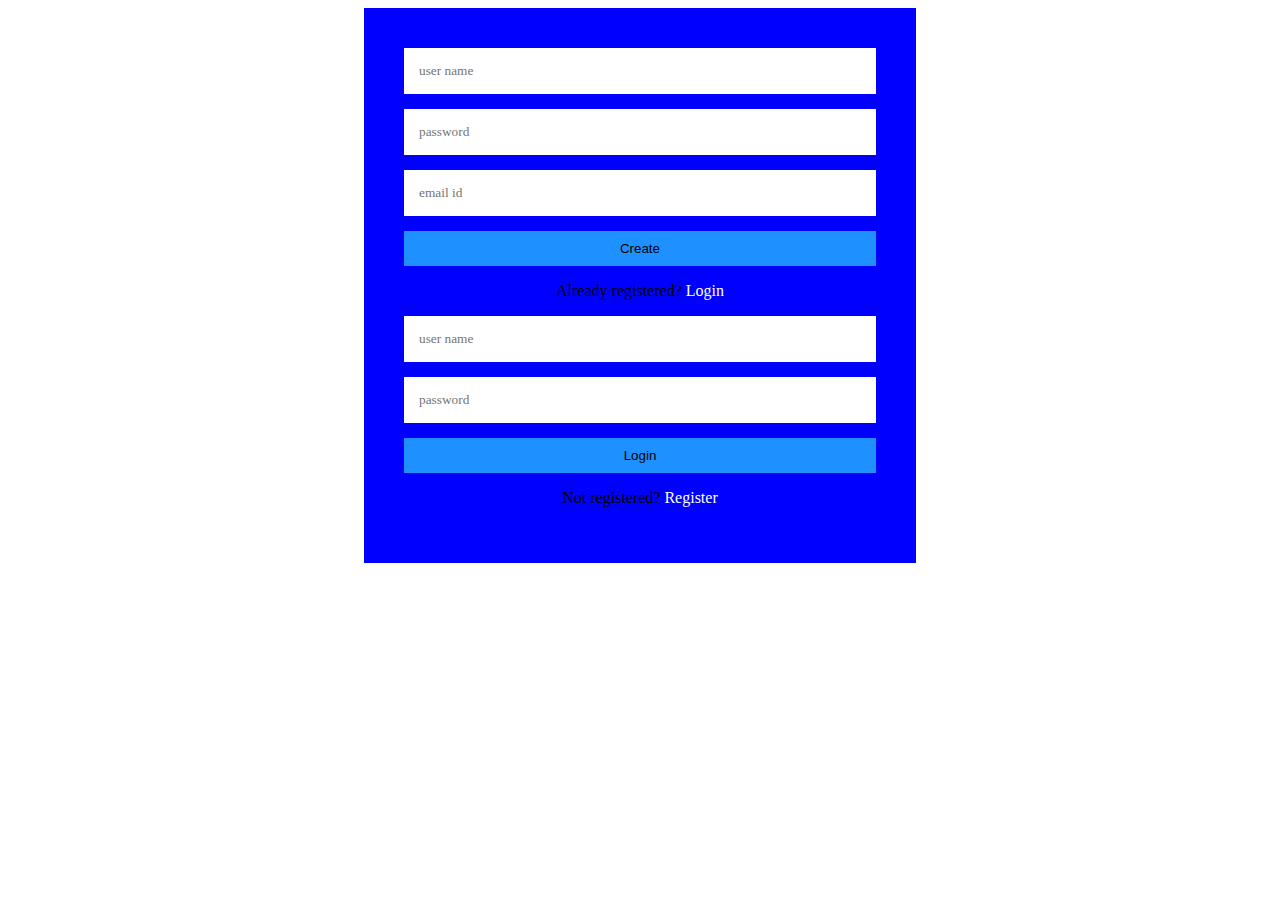
<file: index.html>
<!DOCTYPE html>
<html lang="en">

<head>
    <meta charset="UTF-8">
    <link rel="stylesheet" href="style.css">
    <title>Document</title>
</head>

<body>
    <div class="login">
       <div class="form">
        <form class="register-form">
            <input type="text" placeholder="user name">
            <input type="text" placeholder="password">
            <input type="text" placeholder="email id">
            <button> Create </button>
            <p class="message"> Already registered? <a href="#"> Login</a></p>
        </form>
        
                <form class="login-form">
            <input type="text" placeholder="user name">
            <input type="text" placeholder="password">
            <button> Login </button>
            <p class="message"> Not registered? <a href="#">Register</a></p>
        </form>
        
         </div>

    </div>


<script src="https://code.jquery.com/jquery-3.3.1.min.js"></script>
<script src="script.js"></script>

</body>

</html>
</file>
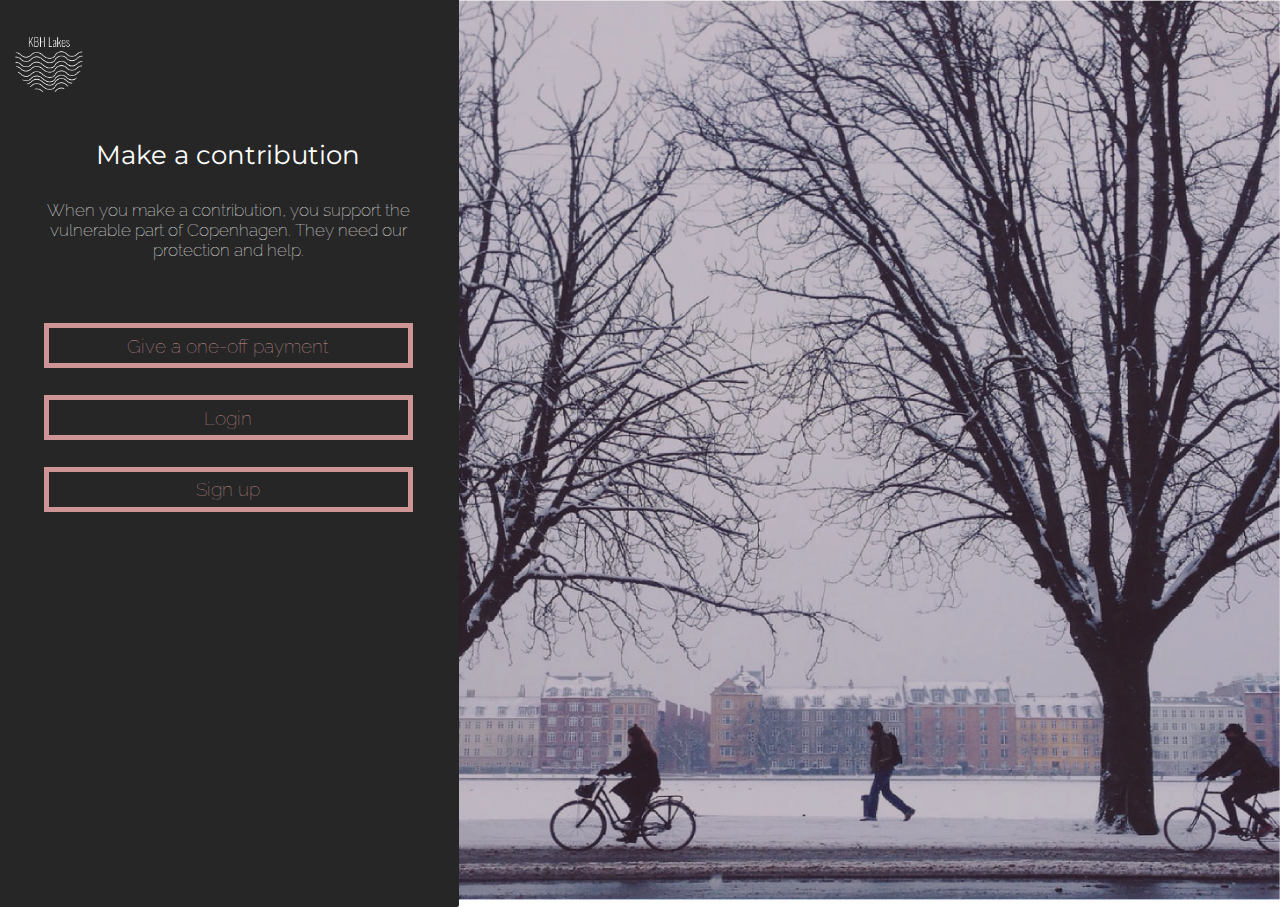
<file: donation_system.html>
<!DOCTYPE html>
<html lang="en">

<head>
	<meta charset="UTF-8">
	<link rel="stylesheet" href="style.css">
	<link href="https://fonts.googleapis.com/css?family=Montserrat:700|Noto+Serif+SC|Raleway" rel="stylesheet">
	<title>Document</title>
</head>

<body class="donation_system">
	<div class="step_1">
		<div class="container">
			<img src="images/logo_white.png" alt="logo">
			<h3> Make a contribution </h3>
			<p>When you make a contribution, you support the vulnerable part of Copenhagen. They need our protection and help.</p>
			<button type="button" class="button_one_payment">Give a one-off payment</button>
			<button type="button"> Login </button>
			<button type="button"> Sign up</button>
		</div>
		<div class="donation_img">
			<img src="images/login_bg_img.png" class="stretch" alt="lakes" />
		</div>
	</div>
	<div class="container_one_payment" style="display: none">
		<div class="nav">
			<img src="images/logo_white.png" alt="logo">
			<p> Give a one-off payment now</p>
		</div>
		<h3> I want to donate</h3>
		<h4> Step 1. Choose the amount</h4>
		<div class="donation_amount">
			<label><input type="radio" name="month_type" value="donation_type_month"> Fixed monthly membership fee</label>

			<label><input type="radio" name="single_type" value="donation_type_single"> It's a single contribution</label>
			<div class="enter_amount">
				<img src="images/donate.png" alt="donate">
				<input type="text" name="amount" placeholder="enter emount" required>
				<p> dkk</p>

			</div>
		</div>
		<h4> Step 2. Choose the payment method</h4>
		<div class="card_details"> 
		 <label><input type="radio" name="sub_type" value="Credit Card"> Credit Card</label>
                    <div class="card_visa">
                        <img src="images/maestro.png">
                         <img src="images/mastercard.png">
                         <img src="images/visa.png">
                         <img src="images/visa2.png">
                    </div>
		</div>
                      <div class="card_details">  
                    <label><input type="radio" name="sub_type" value="Credit Card"> Mobile Pay</label>
                    <div class="card">
                        <img src="images/mobile_pay.png">
                    </div>
                    </div>
<button type="button"> Donate</button>
	</div>

	<script src="https://code.jquery.com/jquery-3.3.1.min.js"></script>
	<script src="donation_login.js"></script>

</body>
</html
</file>
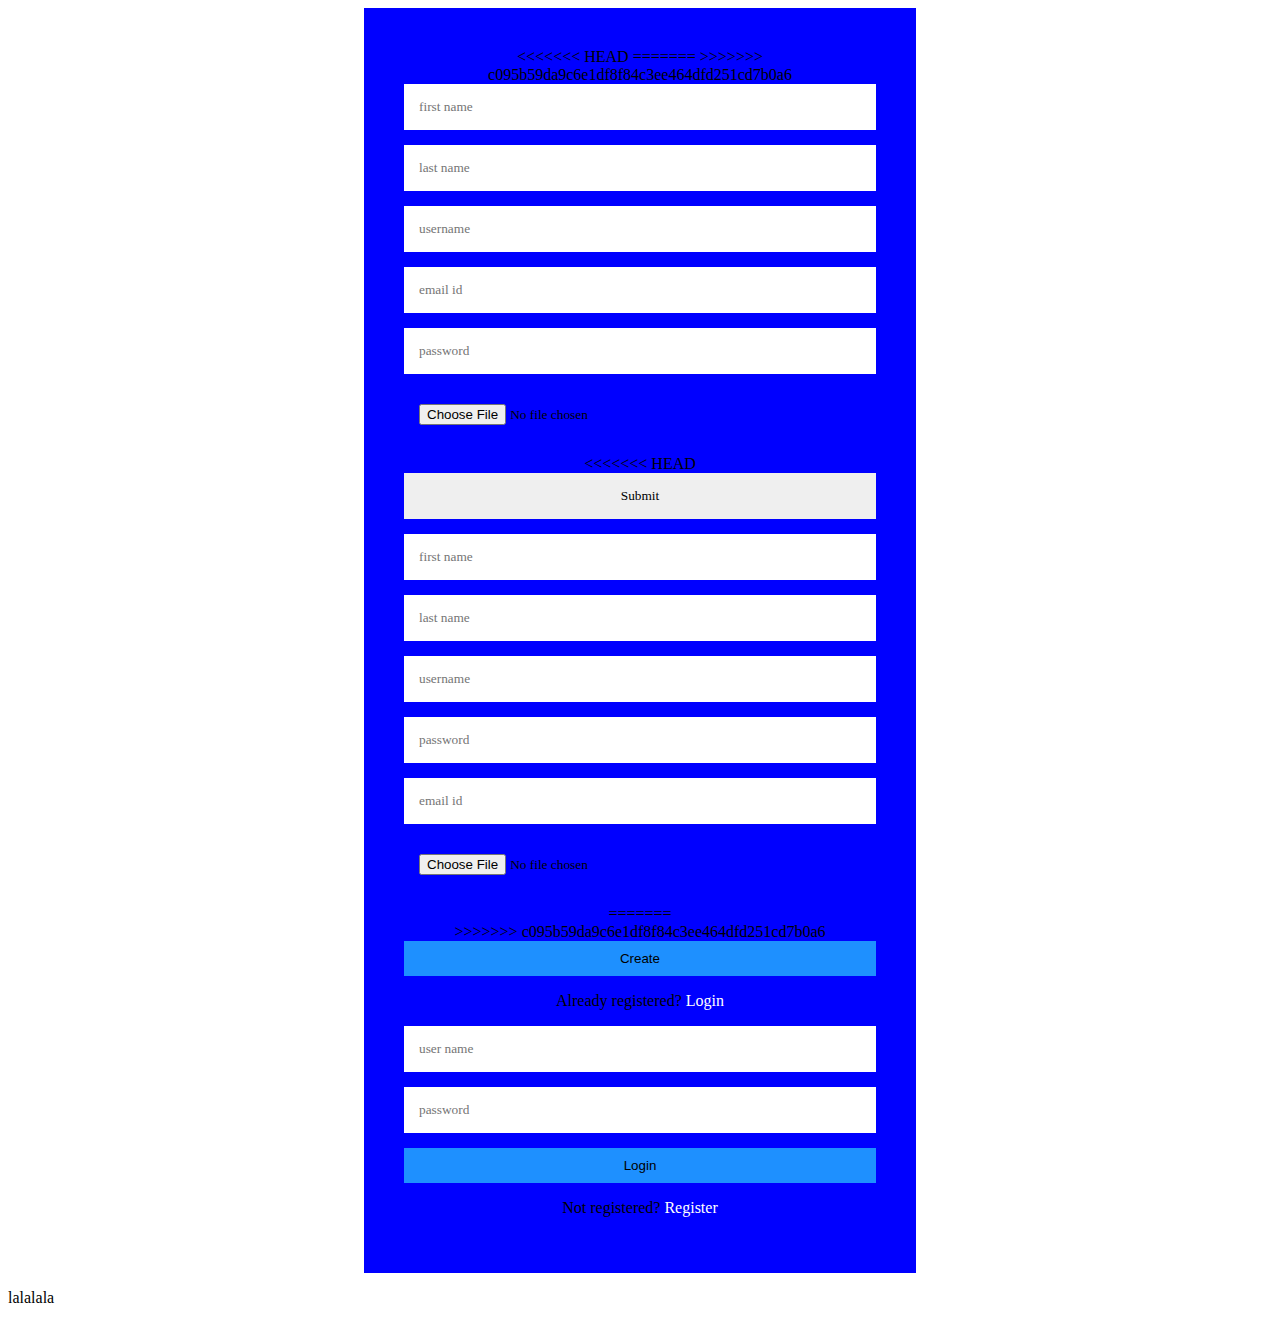
<file: login.html>
<!DOCTYPE html>
<html lang="en">

<head>
    <meta charset="UTF-8">
    <link rel="stylesheet" href="style.css">
    <title>Document</title>
</head>

<body>
    <div class="login">
        <div class="form">
            <form class="register-form">
<<<<<<< HEAD

=======
>>>>>>> c095b59da9c6e1df8f84c3ee464dfd251cd7b0a6
                <input id="firstname" name="FName" value="" type="text" placeholder="first name" required>
                <input id="lastname" name="LName" value="" type="text" placeholder="last name" required>
                <input id="username" name="username" value="" type="text" placeholder="username" required>
                <input type="text" name="email" value="" placeholder="email id" required>
                <input id="pw" name="password" value="" type="password" placeholder="password" required>
                 <input type="file" name="pic" accept="image/*">
<<<<<<< HEAD
  				<input type="submit">

                <input id="firstname" name="FName" value="" type="text" placeholder="first name">
                <input id="lastname" name="LName" value="" type="text" placeholder="last name">
                <input id="username" name="username" value="" type="text" placeholder="username">
                <input id="pw" name="password" value="" type="password" placeholder="password">
                <input type="text" name="email" value="" placeholder="email id">
                <input type="file" name="pic" accept="image/*">
=======
                 <div class="wrong_username"></div>
>>>>>>> c095b59da9c6e1df8f84c3ee464dfd251cd7b0a6
                <button id='registerbutton' onClick="addNewUser()"> Create </button>
                <p class="message"> Already registered? <a href="#"> Login</a></p>
            </form>

            <form class="login-form">
                <input id="user_name" type="text" name='username' placeholder="user name" required>
                <input id="user_pw" type="password" name='password' placeholder="password" required>
                <div class="wrong_data"></div>
                <button id='loginbutton'> Login </button>
                <p class="message"> Not registered? <a href="#">Register</a></p>
            </form>

        </div>

    </div>


    <ul id="statuslist"></ul>

    <ul id="userlist"></ul>

    <template id="userinfo">
        <li data-id="userid">
            <span data-username="name">NAME</span>
            <span data-password="password">password</span>

        </li>
    </template>

    <p> lalalala</p>




    <script src="https://code.jquery.com/jquery-3.3.1.min.js"></script>
    <!--<script src="script.js"></script>-->
    <script src="login.js"></script>
    <script src="Userlist.js"></script>
    <script src="registration.js"></script>

</body>

</html>
</file>
<file: style.css>
<<<<<<< HEAD
/* Donation system */

.donation_img {
	width: 100%;
	height: 100%;
	position: fixed;
	right: 0px;
	top: 0px;
	z-index: -1;
}

.stretch {
	width: 100%;
	height: 100%;
}

.container,
.container_one_payment {
	width: 80vw;
	height: auto;
	background-color: #262626;
	border-radius: 2px;
	margin-top: 10vh;
	margin-left: 10vw;
	position: absolute;
	z-index: 2;
	padding-bottom: 3vw;
}

.container img,
.container_one_payment img {
	width: 22vw;
	height: auto;
	padding-top: 5vw;
}

.container h3,
.container_one_payment h3 {
	font-family: "Montserrat", "sans-serif";
	color: white;
	font-weight: 400;
	font-size: 5vw;
	text-align: center;
	height: 1vh;
}

.container p,
.container_one_payment p {
	font-family: "Raleway", "sans-serif";
	color: white;
	font-size: 3.5vw;
	font-weight: 100;
	text-align: center;
	width: 80%;
	margin: 0 auto;
	margin-bottom: 5vh;
}

.container button,
.container_one_payment button {
	border: 5px solid #CE9596;
	background-color: #262626;
	width: 80%;
	font-family: "Raleway", "sans-serif";
	color: #CE9596;
	font-size: 5vw;
	font-weight: 100;
	margin-bottom: 3vh;
	text-align: center;
	margin-left: 10%;
	cursor: pointer;
}

.container button:hover,
.container_one_payment button:hover {
	background-color: #CE9596;
	width: 80%;
	font-family: "Raleway", "sans-serif";
	font-size: 5vw;
	font-weight: 100;
	margin-bottom: 3vh;
	color: white;
	text-align: center;
	margin-left: 10%;
	cursor: pointer;
	transition: 0.8s;
}

.container_one_payment .nav {
	display: grid;
	grid-template-columns: 20% 80%;
}

.container_one_payment p {
	color: #CE9596;
	text-decoration: underline;
	padding-top: 3vh;
}

.container_one_payment h4 {
	color: #CE9596;
	text-decoration: underline;
	padding-top: 3vh;
	font-family: "Raleway", "sans-serif";
	font-size: 4vw;
	font-weight: 100;
	text-align: center;
	width: 80%;
	margin: 0 auto;
	margin-bottom: 5vh;
}

..container_one_payment .donation_amount {
	display: grid;
	grid-template-columns: 1fr;
	width: 100%;
}

.container_one_payment label {
	background-color: #CE9596;
	border-radius: 20px;
	width: 100%;
	cursor: pointer;
	color: white;
	font-family: "Raleway", "sans-serif";
	font-size: 3vw;
	font-weight: 100;
	padding: 7px;
	margin-left: 15%;
	text-align: center;
	margin-right: 10vw;

}

.container_one_payment label input {
	margin-bottom: 4vh;
}

.container_one_payment .donation_amount .enter_amount {
	display: grid;
	grid-template-columns: 1fr 1fr 1fr;
	width: 80%;
	height: 5vh;
	align-items: end;
	margin: 0 auto;
	margin-bottom: 4vh;

}

.container_one_payment .donation_amount .enter_amount img {
	width: 8vw;


}

.container_one_payment .donation_amount .enter_amount input {
	background-color: #262626;
	border: 0;
	border-bottom: 2px solid white;
	padding: 0.2em;
	text-align: center;
	margin: 0 auto;
	 transition: border-bottom .35s ease-in-out;
	color: white;
}

.container_one_payment .donation_amount .enter_amount input:focus {
	border-bottom: 2px solid #CE9596;
	color: #CE9596;
	
}

.container_one_payment .donation_amount .enter_amount label:focus {
	border-bottom: 2px solid #CE9596;
	color: white;
}

.container_one_payment .donation_amount .enter_amount p {
	font-family: "Raleway", "sans-serif";
	color: white;
	font-size: 3.5vw;
	font-weight: 100;
	text-decoration: none;
	align-self: end;
	justify-self: start;
	margin-bottom: 0;

}

.container_one_payment .card_details {
	background: rgba(255, 255, 255, 0.3);
	border-radius: 20px;
	display: grid;
	grid-template-columns: 40% 55%;
	cursor: pointer;
	width: 80%;
	align-items: end;
	margin: 0 auto;
	margin-bottom: 3vh;

}

.container_one_payment .card_details label {
	font-family: "Raleway", sans-serif;
	font-weight: 100;
	font-size: 3vw;
	padding: 3px;
	cursor: pointer;
	background: rgba(255, 255, 255, 0.0);





}

.container_one_payment .card_details .card_visa {
	align-items: end;
	place-self: center;
	justify-self: end;
	display: grid;
	grid-template-columns: 1fr 1fr 1fr 1fr;



}

.container_one_payment .card_details .card_visa img {
	padding-top: 0;
	width: 20px;
	height: auto;
	padding-right: 2px;
	align-items: end;
	place-self: center;
	justify-self: end;

}

.container_one_payment .card_details .card {
	align-items: end;
	place-self: center;
	justify-self: end;
}

.container_one_payment .card_details .card img {
	width: 20px;
	height: auto;
}





@media screen and (min-width: 650px) {

.container_one_payment .donation_amount .enter_amount {
	
	margin-bottom: 6vh;

}


@media screen and (min-width: 720px) {

	/* Donation system step 1*/
	.step_1 {
		display: grid;
		grid-template-columns: 1fr 1fr;

	}

	.donation_img {
		width: 66%;
		height: 100%;
		position: fixed;
		right: 0px;
		top: 0px;
		z-index: -1;
	}

	.stretch {
		width: 100%;
		height: 100%;
	}

	.container {
		width: 36%;
		height: 101%;
		margin-top: -10px;
		margin-left: -10px;
		padding-bottom: 0;
	}
	
	.container_one_payment {
		width: 36%;
		height: auto;
		margin-top: -10px;
		margin-left: -10px;
		padding-bottom: 10px;
	}

	.container img,
	.container_one_payment .nav img {
		width: 10vw;
		height: auto;
		padding-top: 3vw;
	}

.container img,
	.container_one_payment .nav p{
		font-size: 1.5vw;
	}
	.container h3,
	.container_one_payment h3 {
		font-size: 2.5vw;
		text-align: center;
		height: 4vh;
	}

	.container p,
	.container_one_payment p {
		font-size: 2vw;
		width: 80%;
		margin: 0 auto;
		margin-bottom: 7vh;
	}

	.container button,
	.container_one_payment button {
		font-size: 2vw;
		padding: 0.5vw;
	}


	.container button:hover,
	.container_one_payment button:hover {
		font-size: 2vw;
	}


.container_one_payment h4 {
	font-size: 2.5vw;
	
}


.container_one_payment label {

	font-size: 1.5vw;
	padding: 6px;
	text-align: center;
	margin-right: 0;

}

.container_one_payment label input {
	margin-bottom: 5vh;
}

.container_one_payment .donation_amount .enter_amount {
	height: 10vh;
	margin-top: -5vh;
}

.container_one_payment .donation_amount .enter_amount img {
	width: 5vw;


}

.container_one_payment .donation_amount .enter_amount p {

	font-size: 2.5vw;
}

.container_one_payment .card_details {
	background: rgba(255, 255, 255, 0.3);
	border-radius: 20px;
	display: grid;
	grid-template-columns: 45% 55%;
	cursor: pointer;
	width: 80%;
	align-items: center;
	margin: 0 auto;
	margin-bottom: 3vh;

}

.container_one_payment .card_details label {
	font-size: 1.5vw;

}



.container_one_payment .card_details .card_visa img {
	padding-top: 0;
	width: 20px;
	height: auto;
	padding-right: 2px;
	align-items: end;
	place-self: center;
	justify-self: end;

}


.container_one_payment .card_details .card img {
	width: 20px;
	height: auto;
	padding-right: 15px;
	padding-top: 0;
}


}


@media screen and (min-width: 992px) {

	/* Donation system step 1*/
	.container img,
	.container_one_payment img {
		width: 8vw;
	}

	.container h3,
	.container_one_payment h3 {
		font-size: 2vw;
	}

	.container_one_payment h4 {
		font-size: 1vw;
	}

	.container p,
	.container_one_payment p {
		font-size: 1.3vw;
	}

	.container button,
	.container_one_payment button {
		font-size: 1.5vw;
	}

	.container button:hover,
	.container_one_payment button:hover {
		font-size: 1.5vw;
	}


	.container_one_payment .donation_amount .enter_amount {
	margin-top: -8vh;
}

.container_one_payment h4 {
	font-size: 1.8vw;
	margin-bottom: 3vh;
	
}
	
.container_one_payment label {
	font-size: 1.4vw;
	
}
	
.container_one_payment .donation_amount .enter_amount img {
	width: 3.5vw;
	justify-self: center;
	


}

.container_one_payment .donation_amount .enter_amount p {

	font-size: 2vw;
	justify-self: center;
}

.container_one_payment .card_details label {
	font-size: 1.2vw;
	 align-self: center;
	padding: 10px;

}
	.container_one_payment .card_details label input{
		 align-self: center;
		margin-bottom: 0;
	}

}




.login {
	width: 40vw;
	height: auto;
	margin: 0 auto;
	background-color: blue;
	padding: 20px;
=======
.login{
    width: 40vw;
    height: auto;
    margin: 0 auto;
    background-color: blue;
    padding: 20px;
>>>>>>> parent of 09f2dbd... donate - logn page rwd
}

.form {
	position: relative;
	z-index: 1;
	background: rgba(7, 40, 195 0.8);
	max-width: 40vw;
	margin: 0;
	text-align: center;
	padding: 20px;

}

form input {
	font-family: "Roboto", "sans-serif";
	outline: 1;
	width: 100%;
	border: 0;
	margin: 0 0 15px;
	padding: 15px;
	box-sizing: border-box;


}

form button {
	background-color: dodgerblue;
	width: 100%;
	border: 0;
	padding: 10px;
}

form button:hover,
form button:active {
	background-color: yellow;
}

form .message a {
	text-decoration: none;
	color: white;
}

<<<<<<< HEAD
.form .register-form {
	display: none;
}
=======
.form .register-form{
    display: none;
}
>>>>>>> parent of 09f2dbd... donate - logn page rwd
</file>
